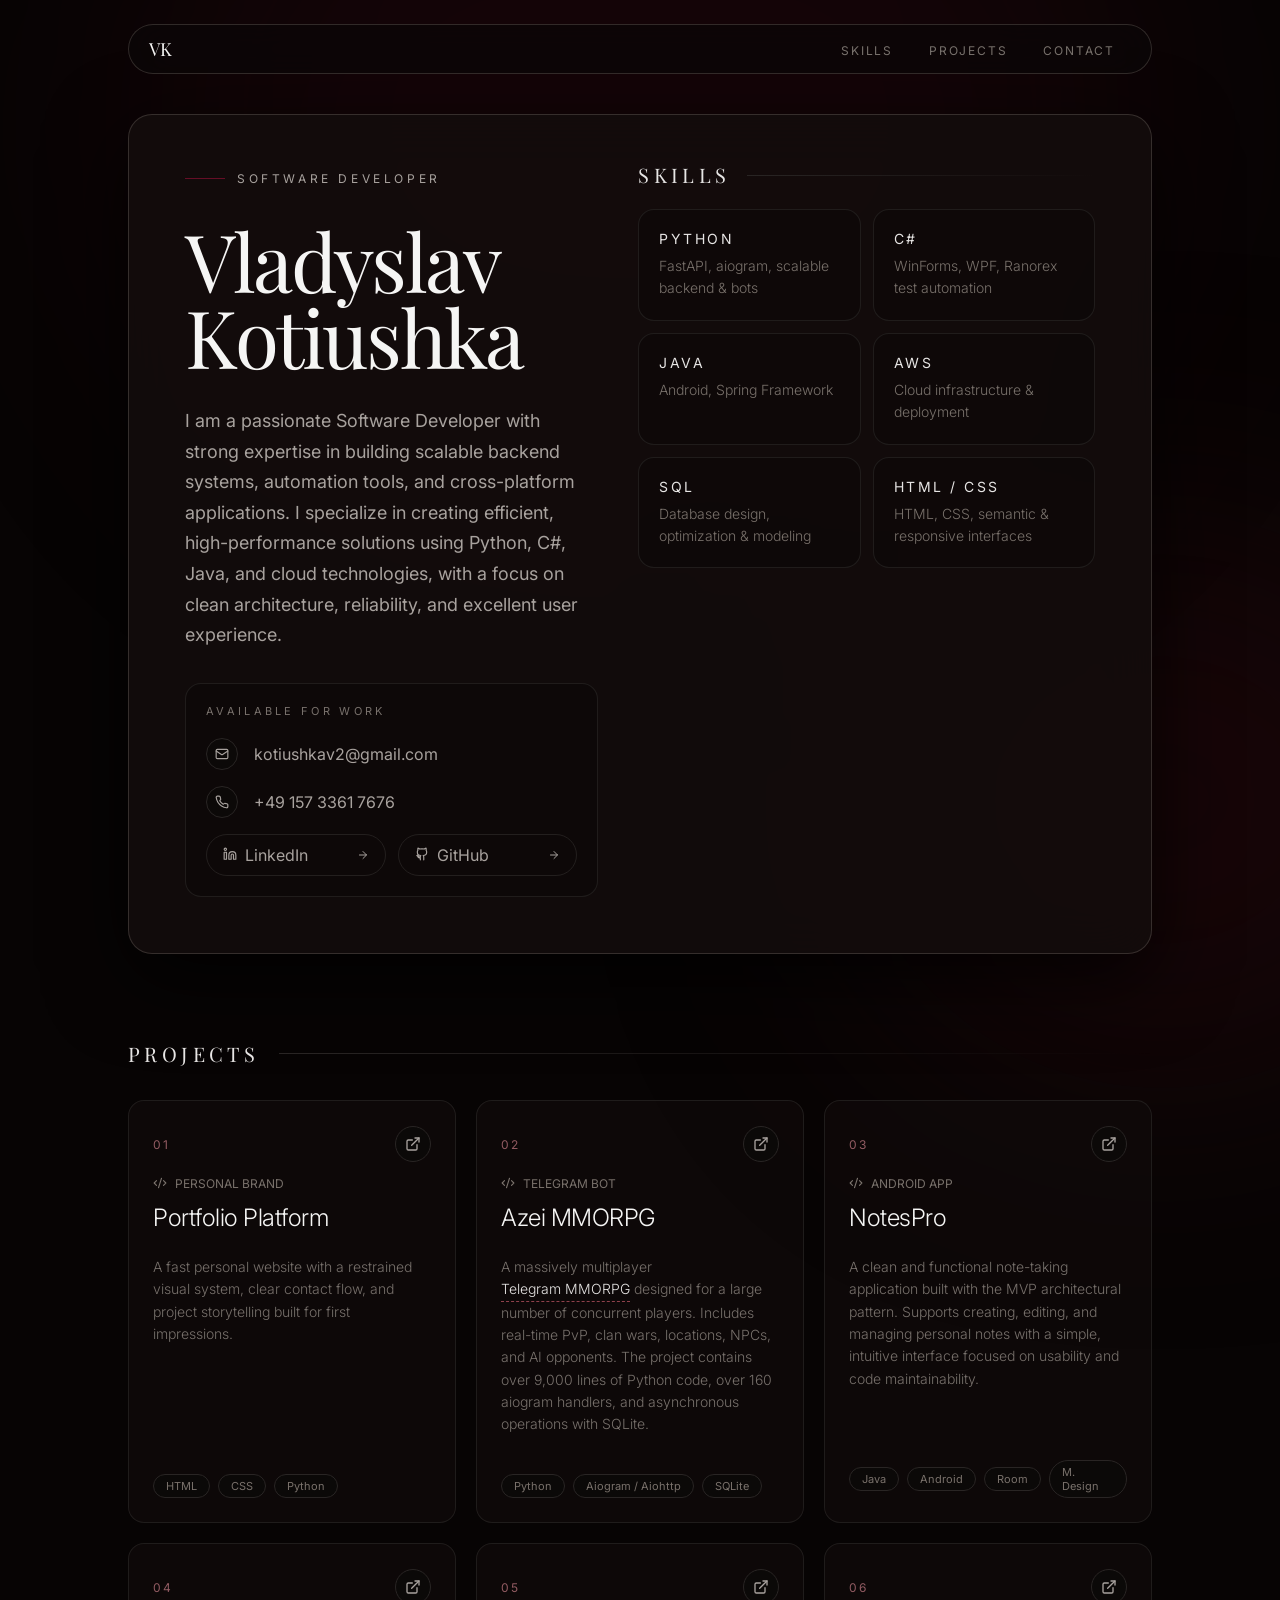
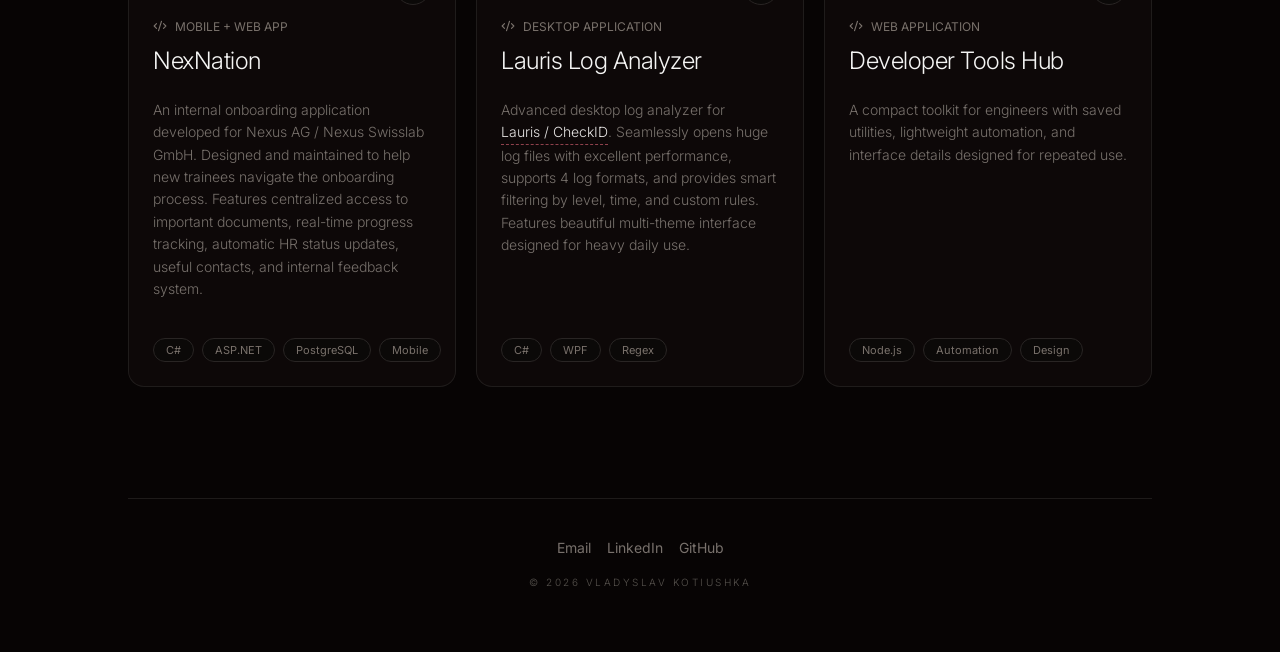
<file: index.html>
<!doctype html>
<html lang="en">
  <head>
    <meta charset="UTF-8" />
    <meta name="viewport" content="width=device-width, initial-scale=1.0" />
    <title>Vladyslav Kotiushka</title>
    <link rel="preconnect" href="https://fonts.gstatic.com" crossorigin />
    <link rel="preconnect" href="https://fonts.googleapis.com" />
    <link
      href="https://fonts.googleapis.com/css2?family=Inter:ital,opsz,wght@0,14..32,100..900;1,14..32,100..900&family=Playfair+Display:ital,wght@0,400..900;1,400..900&display=swap"
      rel="stylesheet"
    />
    <link rel="stylesheet" href="styles.css" />
    <script src="script.js" defer></script>

    <link rel="icon" type="image/svg+xml" href="favicon.svg" />
  </head>

  <body>
    <div class="page">
      <div class="background">
        <div class="glow glow-top"></div>
        <div class="glow glow-bottom"></div>
        <div class="noise"></div>
      </div>

      <header class="header">
        <a class="header__logo" href="#top">VK</a>

        <nav class="header__nav">
          <a href="#skills" class="header__link">skills</a>
          <a href="#projects" class="header__link">projects</a>
          <a href="#contact" class="header__link">contact</a>
        </nav>
      </header>

      <main class="main">
        <section class="hero" id="top">
          <div class="hero__card">
            <div class="hero__intro">
              <div class="hero__position">
                <span class="position__line"></span>
                <p class="position">software developer</p>
              </div>

              <h1 class="hero__title">Vladyslav Kotiushka</h1>
              <p class="hero__description">
                I am a passionate Software Developer with strong expertise in
                building scalable backend systems, automation tools, and
                cross-platform applications. I specialize in creating efficient,
                high-performance solutions using Python, C#, Java, and cloud
                technologies, with a focus on clean architecture, reliability,
                and excellent user experience.
              </p>

              <div class="contact-card" id="contact">
                <p class="card__available-for-work">available for work</p>
                <div class="card__contacts">
                  <a href="mailto:kotiushkav2@gmail.com" class="contact__link">
                    <span class="contact-link__content">
                      <span class="contact-link__icon">
                        <svg
                          width="14"
                          height="14"
                          viewBox="0 0 24 24"
                          fill="none"
                          stroke="currentColor"
                          stroke-width="2"
                          stroke-linecap="round"
                          stroke-linejoin="round"
                        >
                          <rect
                            width="20"
                            height="16"
                            x="2"
                            y="4"
                            rx="2"
                          ></rect>
                          <path
                            d="m22 7-8.97 5.7a1.94 1.94 0 0 1-2.06 0L2 7"
                          ></path>
                        </svg>
                      </span>
                      <span>kotiushkav2@gmail.com</span>
                    </span>
                  </a>

                  <a href="tel:+4915733617676" class="contact__link">
                    <span class="contact-link__content">
                      <span class="contact-link__icon">
                        <svg
                          width="14"
                          height="14"
                          viewBox="0 0 24 24"
                          fill="none"
                          stroke="currentColor"
                          stroke-width="2"
                          stroke-linecap="round"
                          stroke-linejoin="round"
                        >
                          <path
                            d="M22 16.92v3a2 2 0 0 1-2.18 2 19.79 19.79 0 0 1-8.63-3.07 19.5 19.5 0 0 1-6-6A19.79 19.79 0 0 1 2.08 4.18 2 2 0 0 1 4.06 2h3a2 2 0 0 1 2 1.72c.12.9.33 1.77.62 2.6a2 2 0 0 1-.45 2.11L8.09 9.91a16 16 0 0 0 6 6l1.48-1.14a2 2 0 0 1 2.11-.45c.83.29 1.7.5 2.6.62A2 2 0 0 1 22 16.92z"
                          ></path>
                        </svg>
                      </span>
                      <span>+49 157 3361 7676</span>
                    </span>
                  </a>
                </div>

                <div class="card__social">
                  <a
                    href="https://www.linkedin.com/in/vladyslav-kotiushka-b0683431a/"
                    class="social-link"
                  >
                    <span class="social-link__content">
                      <span class="social-link__icon">
                        <svg
                          width="14"
                          height="14"
                          viewBox="0 0 24 24"
                          fill="none"
                          stroke="currentColor"
                          stroke-width="2"
                          stroke-linecap="round"
                          stroke-linejoin="round"
                        >
                          <path
                            d="M16 8a6 6 0 0 1 6 6v7h-4v-7a2 2 0 0 0-4 0v7h-4v-7a6 6 0 0 1 6-6z"
                          ></path>
                          <rect width="4" height="12" x="2" y="9"></rect>
                          <circle cx="4" cy="4" r="2"></circle>
                        </svg>
                      </span>
                      <span>LinkedIn</span>
                    </span>
                    <span class="social-link__arrow">
                      <svg
                        width="12"
                        height="12"
                        viewBox="0 0 24 24"
                        fill="none"
                        stroke="currentColor"
                        stroke-width="2"
                        stroke-linecap="round"
                        stroke-linejoin="round"
                      >
                        <path d="M5 12h14"></path>
                        <path d="m12 5 7 7-7 7"></path>
                      </svg>
                    </span>
                  </a>

                  <a href="https://github.com/kotiushka" class="social-link">
                    <span class="social-link__content">
                      <span class="social-link__icon">
                        <svg
                          width="14"
                          height="14"
                          viewBox="0 0 24 24"
                          fill="none"
                          stroke="currentColor"
                          stroke-width="2"
                          stroke-linecap="round"
                          stroke-linejoin="round"
                        >
                          <path
                            d="M15 22v-4a4.8 4.8 0 0 0-1-3.5c3 0 6-2 6-5.5.08-1.25-.27-2.48-1-3.5.28-1.15.28-2.35 0-3.5 0 0-1 0-3 1.5-2.64-.5-5.36-.5-8 0C6 2 5 2 5 2c-.3 1.15-.3 2.35 0 3.5A5.4 5.4 0 0 0 4 9c0 3.5 3 5.5 6 5.5-.39.49-.68 1.3-.8 2.1-.7.32-2.5.88-3.6-1.02 0 0-.65-1.18-1.9-1.27 0 0-1.2-.02-.08.75 0 0 .8.38 1.35 1.8 0 0 .72 2.2 4.18 1.45V22"
                          ></path>
                        </svg>
                      </span>
                      <span>GitHub</span>
                    </span>
                    <span class="social-link__arrow">
                      <svg
                        width="12"
                        height="12"
                        viewBox="0 0 24 24"
                        fill="none"
                        stroke="currentColor"
                        stroke-width="2"
                        stroke-linecap="round"
                        stroke-linejoin="round"
                      >
                        <path d="M5 12h14"></path>
                        <path d="m12 5 7 7-7 7"></path>
                      </svg>
                    </span>
                  </a>
                </div>
              </div>
            </div>

            <div class="skills" id="skills">
              <div class="skills__header">
                <h2 class="skills__text">skills</h2>
                <span class="skills__line"></span>
              </div>

              <div class="skills__grid">
                <article class="skill-card">
                  <h3 class="skill-card__title">Python</h3>
                  <p class="skill-card__description">
                    FastAPI, aiogram, scalable backend & bots
                  </p>
                </article>
                <article class="skill-card">
                  <h3 class="skill-card__title">C#</h3>
                  <p class="skill-card__description">
                    WinForms, WPF, Ranorex test automation
                  </p>
                </article>
                <article class="skill-card">
                  <h3 class="skill-card__title">Java</h3>
                  <p class="skill-card__description">
                    Android, Spring Framework
                  </p>
                </article>
                <article class="skill-card">
                  <h3 class="skill-card__title">AWS</h3>
                  <p class="skill-card__description">
                    Cloud infrastructure & deployment
                  </p>
                </article>
                <article class="skill-card">
                  <h3 class="skill-card__title">SQL</h3>
                  <p class="skill-card__description">
                    Database design, optimization & modeling
                  </p>
                </article>
                <article class="skill-card">
                  <h3 class="skill-card__title">HTML / CSS</h3>
                  <p class="skill-card__description">
                    HTML, CSS, semantic & responsive interfaces
                  </p>
                </article>
              </div>
            </div>
          </div>
        </section>

        <section class="projects" id="projects">
          <div class="projects__header">
            <h2 class="projects__text">projects</h2>
            <span class="projects__line"></span>
          </div>
          <div class="projects__grid">
            <article class="project">
              <div class="project__header">
                <p class="project__number">01</p>
                <a
                  class="project__link"
                  href="https://github.com/kotiushka/portfolio"
                  target="_blank"
                  aria-label="Open project"
                >
                  <svg
                    width="16"
                    height="16"
                    viewBox="0 0 24 24"
                    fill="none"
                    stroke="currentColor"
                    stroke-width="2"
                    stroke-linecap="round"
                    stroke-linejoin="round"
                  >
                    <path d="M15 3h6v6"></path>
                    <path d="M10 14 21 3"></path>
                    <path
                      d="M18 13v6a2 2 0 0 1-2 2H5a2 2 0 0 1-2-2V8a2 2 0 0 1 2-2h6"
                    ></path>
                  </svg>
                </a>
              </div>
              <p class="project__type">
                <svg
                  width="14"
                  height="14"
                  viewBox="0 0 24 24"
                  fill="none"
                  stroke="currentColor"
                  stroke-width="2"
                  stroke-linecap="round"
                  stroke-linejoin="round"
                >
                  <path d="m18 16 4-4-4-4"></path>
                  <path d="m6 8-4 4 4 4"></path>
                  <path d="m14.5 4-5 16"></path>
                </svg>
                personal brand
              </p>
              <h3 class="project__title">Portfolio Platform</h3>
              <p class="project__description">
                A fast personal website with a restrained visual system, clear
                contact flow, and project storytelling built for first
                impressions.
              </p>
              <div class="project__tools">
                <span class="project__tool">HTML</span>
                <span class="project__tool">CSS</span>
                <span class="project__tool">Python</span>
              </div>
            </article>
            <article class="project">
              <div class="project__header">
                <p class="project__number">02</p>
                <a
                  class="project__link"
                  href="https://github.com/kotiushka/AzeibarjanWarBOT"
                  target="_blank"
                  aria-label="Open project"
                >
                  <svg
                    width="16"
                    height="16"
                    viewBox="0 0 24 24"
                    fill="none"
                    stroke="currentColor"
                    stroke-width="2"
                    stroke-linecap="round"
                    stroke-linejoin="round"
                  >
                    <path d="M15 3h6v6"></path>
                    <path d="M10 14 21 3"></path>
                    <path
                      d="M18 13v6a2 2 0 0 1-2 2H5a2 2 0 0 1-2-2V8a2 2 0 0 1 2-2h6"
                    ></path>
                  </svg>
                </a>
              </div>
              <p class="project__type">
                <svg
                  width="14"
                  height="14"
                  viewBox="0 0 24 24"
                  fill="none"
                  stroke="currentColor"
                  stroke-width="2"
                  stroke-linecap="round"
                  stroke-linejoin="round"
                >
                  <path d="m18 16 4-4-4-4"></path>
                  <path d="m6 8-4 4 4 4"></path>
                  <path d="m14.5 4-5 16"></path>
                </svg>
                telegram bot
              </p>
              <h3 class="project__title">Azei MMORPG</h3>
              <p class="project__description">
                A massively multiplayer
                <span class="tooltip"
                  >Telegram MMORPG
                  <span class="tooltip__content"
                    >This is my biggest personal project. The architecture could
                    be better (separate DB layer, migrations, tests, env
                    config), but it was a great way to learn async Python,
                    Aiogram, SQLite, and game design.</span
                  >
                </span>
                designed for a large number of concurrent players. Includes
                real-time PvP, clan wars, locations, NPCs, and AI opponents. The
                project contains over 9,000 lines of Python code, over 160
                aiogram handlers, and asynchronous operations with SQLite.
              </p>
              <div class="project__tools">
                <span class="project__tool">Python</span>
                <span class="project__tool">Aiogram / Aiohttp</span>
                <span class="project__tool">SQLite</span>
              </div>
            </article>
            <article class="project">
              <div class="project__header">
                <p class="project__number">03</p>
                <a class="project__link" href="#" aria-label="Open project">
                  <svg
                    width="16"
                    height="16"
                    viewBox="0 0 24 24"
                    fill="none"
                    stroke="currentColor"
                    stroke-width="2"
                    stroke-linecap="round"
                    stroke-linejoin="round"
                  >
                    <path d="M15 3h6v6"></path>
                    <path d="M10 14 21 3"></path>
                    <path
                      d="M18 13v6a2 2 0 0 1-2 2H5a2 2 0 0 1-2-2V8a2 2 0 0 1 2-2h6"
                    ></path>
                  </svg>
                </a>
              </div>
              <p class="project__type">
                <svg
                  width="14"
                  height="14"
                  viewBox="0 0 24 24"
                  fill="none"
                  stroke="currentColor"
                  stroke-width="2"
                  stroke-linecap="round"
                  stroke-linejoin="round"
                >
                  <path d="m18 16 4-4-4-4"></path>
                  <path d="m6 8-4 4 4 4"></path>
                  <path d="m14.5 4-5 16"></path>
                </svg>
                android app
              </p>
              <h3 class="project__title">NotesPro</h3>
              <p class="project__description">
                A clean and functional note-taking application built with the
                MVP architectural pattern. Supports creating, editing, and
                managing personal notes with a simple, intuitive interface
                focused on usability and code maintainability.
              </p>
              <div class="project__tools">
                <span class="project__tool">Java</span>
                <span class="project__tool">Android</span>
                <span class="project__tool">Room</span>
                <span class="project__tool">M. Design</span>
              </div>
            </article>
            <article class="project">
              <div class="project__header">
                <p class="project__number">04</p>
                <a
                  class="project__link"
                  href="https://play.google.com/store/apps/details?id=de.nexusag.nexnation.app&hl=de"
                  target="_blank"
                  aria-label="Open project"
                >
                  <svg
                    width="16"
                    height="16"
                    viewBox="0 0 24 24"
                    fill="none"
                    stroke="currentColor"
                    stroke-width="2"
                    stroke-linecap="round"
                    stroke-linejoin="round"
                  >
                    <path d="M15 3h6v6"></path>
                    <path d="M10 14 21 3"></path>
                    <path
                      d="M18 13v6a2 2 0 0 1-2 2H5a2 2 0 0 1-2-2V8a2 2 0 0 1 2-2h6"
                    ></path>
                  </svg>
                </a>
              </div>
              <p class="project__type">
                <svg
                  width="14"
                  height="14"
                  viewBox="0 0 24 24"
                  fill="none"
                  stroke="currentColor"
                  stroke-width="2"
                  stroke-linecap="round"
                  stroke-linejoin="round"
                >
                  <path d="m18 16 4-4-4-4"></path>
                  <path d="m6 8-4 4 4 4"></path>
                  <path d="m14.5 4-5 16"></path>
                </svg>
                MOBILE + WEB APP
              </p>
              <h3 class="project__title">NexNation</h3>
              <p class="project__description">
                An internal onboarding application developed for Nexus AG /
                Nexus Swisslab GmbH. Designed and maintained to help new
                trainees navigate the onboarding process. Features centralized
                access to important documents, real-time progress tracking,
                automatic HR status updates, useful contacts, and internal
                feedback system.
              </p>
              <div class="project__tools">
                <span class="project__tool">C#</span>
                <span class="project__tool">ASP.NET</span>
                <span class="project__tool">PostgreSQL</span>
                <span class="project__tool">Mobile</span>
              </div>
            </article>
            <article class="project">
              <div class="project__header">
                <p class="project__number">05</p>
                <a
                  class="project__link project__link--private"
                  href="#"
                  aria-label="Open project"
                >
                  <svg
                    width="16"
                    height="16"
                    viewBox="0 0 24 24"
                    fill="none"
                    stroke="currentColor"
                    stroke-width="2"
                    stroke-linecap="round"
                    stroke-linejoin="round"
                  >
                    <path d="M15 3h6v6"></path>
                    <path d="M10 14 21 3"></path>
                    <path
                      d="M18 13v6a2 2 0 0 1-2 2H5a2 2 0 0 1-2-2V8a2 2 0 0 1 2-2h6"
                    ></path>
                  </svg>
                </a>
              </div>
              <p class="project__type">
                <svg
                  width="14"
                  height="14"
                  viewBox="0 0 24 24"
                  fill="none"
                  stroke="currentColor"
                  stroke-width="2"
                  stroke-linecap="round"
                  stroke-linejoin="round"
                >
                  <path d="m18 16 4-4-4-4"></path>
                  <path d="m6 8-4 4 4 4"></path>
                  <path d="m14.5 4-5 16"></path>
                </svg>
                desktop application
              </p>
              <h3 class="project__title">Lauris Log Analyzer</h3>
              <p class="project__description">
                Advanced desktop log analyzer for
                <span class="tooltip">
                  Lauris / CheckID
                  <span class="tooltip__content">
                    Laboratory Information System (LIS) developed by Nexus
                    Swisslab GmbH for managing lab data and patient
                    identification.
                  </span></span
                >. Seamlessly opens huge log files with excellent performance,
                supports 4 log formats, and provides smart filtering by level,
                time, and custom rules. Features beautiful multi-theme interface
                designed for heavy daily use.
              </p>
              <div class="project__tools">
                <span class="project__tool">C#</span>
                <span class="project__tool">WPF</span>
                <span class="project__tool">Regex</span>
              </div>
            </article>
            <article class="project">
              <div class="project__header">
                <p class="project__number">06</p>
                <a class="project__link" href="#" aria-label="Open project">
                  <svg
                    width="16"
                    height="16"
                    viewBox="0 0 24 24"
                    fill="none"
                    stroke="currentColor"
                    stroke-width="2"
                    stroke-linecap="round"
                    stroke-linejoin="round"
                  >
                    <path d="M15 3h6v6"></path>
                    <path d="M10 14 21 3"></path>
                    <path
                      d="M18 13v6a2 2 0 0 1-2 2H5a2 2 0 0 1-2-2V8a2 2 0 0 1 2-2h6"
                    ></path>
                  </svg>
                </a>
              </div>
              <p class="project__type">
                <svg
                  width="14"
                  height="14"
                  viewBox="0 0 24 24"
                  fill="none"
                  stroke="currentColor"
                  stroke-width="2"
                  stroke-linecap="round"
                  stroke-linejoin="round"
                >
                  <path d="m18 16 4-4-4-4"></path>
                  <path d="m6 8-4 4 4 4"></path>
                  <path d="m14.5 4-5 16"></path>
                </svg>
                web application
              </p>
              <h3 class="project__title">Developer Tools Hub</h3>
              <p class="project__description">
                A compact toolkit for engineers with saved utilities,
                lightweight automation, and interface details designed for
                repeated use.
              </p>
              <div class="project__tools">
                <span class="project__tool">Node.js</span>
                <span class="project__tool">Automation</span>
                <span class="project__tool">Design</span>
              </div>
            </article>
          </div>
        </section>
        <footer class="footer">
          <div class="footer__links">
            <a href="mailto:kotiushkav2@gmail.com" class="footer__link"
              >Email</a
            >
            <a
              href="https://www.linkedin.com/in/vladyslav-kotiushka-b0683431a/"
              class="footer__link"
              >LinkedIn</a
            >
            <a href="https://github.com/kotiushka" class="footer__link"
              >GitHub</a
            >
          </div>

          <p class="footer__copy">© 2026 Vladyslav Kotiushka</p>
        </footer>
      </main>
    </div>
    <div class="toast" id="toast">
      Oops, I can't show you this code because it was written specifically for
      use by company employees.
    </div>
  </body>
</html>
</file>
<file: styles.css>
* {
  box-sizing: border-box;
}

:root {
  --color-page-bg: #070404;

  --color-card-bg: rgba(17, 11, 11, 0.7);
  --color-card-bg-solid: #171010;
  --color-card-bg-soft: rgba(0, 0, 0, 0.2);
  --color-icon-bg: rgba(12, 10, 9, 0.6);

  --color-text-main: #f5f5f4;
  --color-text-soft: #e7e5e4;
  --color-text-muted: #a8a29e;
  --color-text-dim: #78716c;
  --color-text-dark: #070706;

  --color-border-soft: rgba(41, 37, 36, 0.7);
  --color-border-muted: #292524;
  --color-border-hover: rgba(87, 83, 78, 0.7);

  --color-accent-line: rgba(159, 18, 57, 0.6);
  --color-accent-soft: rgba(136, 19, 55, 0.3);
  --color-accent-number: #ffa1ad8c;
  --color-accent-tooltip: rgba(251, 113, 133, 0.55);

  --color-selection-text: #ffe4e6;

  --shadow-card: 0 25px 80px rgba(0, 0, 0, 0.8);
  --shadow-tooltip: 0 20px 50px rgba(0, 0, 0, 0.65);
}

::selection {
  background: var(--color-accent-soft);
  color: var(--color-selection-text);
}

.hero__title,
.section-title,
.header__logo {
  font-family: "Playfair Display", Georgia, serif;
}

body {
  margin: 0;
  padding: 0;
  font-family: "Inter", Arial, sans-serif;
}

.page {
  padding: 24px;

  min-height: 100vh;
  background: var(--color-page-bg);
  color: #d6d3d1;
  position: relative;
  overflow-x: visible;
}

.glow-top {
  position: fixed;
  top: -28%;
  left: 50%;
  width: 980px;
  height: 760px;
  transform: translateX(-50%);
  background: rgba(75, 8, 23, 0.2);
  border-radius: 999px;
  filter: blur(130px);
  pointer-events: none;
}

.glow-bottom {
  position: fixed;
  right: -15%;
  bottom: -20%;
  width: 620px;
  height: 560px;
  background: rgba(34, 7, 10, 0.6);
  border-radius: 999px;
  filter: blur(120px);
  pointer-events: none;
}

.header {
  display: flex;
  justify-content: space-between;
  align-items: center;

  max-width: 1024px;
  width: 100%;
  margin: 0 auto 40px;

  border: 1px solid rgba(120, 113, 108, 0.35);
  background: rgba(11, 7, 7, 0.75);
  border-radius: 999px;
  padding: 12px 20px;

  backdrop-filter: blur(24px);

  position: sticky;
  top: 16px;
  z-index: 30;
}

.header__logo {
  font-size: 18px;
  color: var(--color-text-main);
  text-decoration: none;
}

.header__link {
  padding: 8px 16px;
  border-radius: 999px;
  color: var(--color-text-dim);
  font-size: 12px;
  text-transform: uppercase;
  letter-spacing: 0.15em;
  text-decoration: none;
  transition: 0.25s ease;
}

.header__link:hover {
  background: rgba(28, 25, 23, 0.7);
  color: var(--color-text-main);
}

.hero {
  min-height: calc(100vh - 120px);
  display: flex;
  align-items: center;
  justify-content: center;
}

.hero__card {
  display: grid;
  grid-template-columns: 0.95fr 1.05fr;
  align-items: start;
  gap: 40px;
  width: 100%;
  position: relative;
  overflow: hidden;

  padding: 56px;
  border-radius: 24px;
  border: 1px solid rgba(120, 113, 108, 0.35);
  background: rgba(19, 13, 13, 0.9);
  box-shadow: var(--shadow-card);
  backdrop-filter: blur(24px);

  max-width: 1024px;
}

.hero__position {
  display: flex;
  align-items: center;
  gap: 12px;
  margin-bottom: 36px;
}

.position__line {
  width: 40px;
  height: 1px;
  background: var(--color-accent-line);
}

.position {
  margin: 0;
  color: var(--color-text-muted);
  font-size: 12px;
  text-transform: uppercase;
  letter-spacing: 0.3em;
}

.hero__title {
  margin: 0px;
  max-width: 520px;
  font-size: clamp(48px, 8vw, 80px);
  line-height: 0.95;
  font-weight: 300;
  letter-spacing: -0.03em;
  color: var(--color-text-main);
}

.hero__description {
  margin: 32px 0 0;
  max-width: 560px;

  color: var(--color-text-muted);
  line-height: 1.7;
  font-size: 18px;
}

.contact-card {
  margin-top: 32px;
  padding: 20px;
  max-width: 420px;

  border: 1px solid var(--color-border-soft);
  border-radius: 16px;
  background: rgba(0, 0, 0, 0.2);

  scroll-margin-top: 120px;
}

.card__available-for-work {
  margin: 0 0 20px;
  color: var(--color-text-dim);
  font-size: 11px;
  letter-spacing: 0.3em;
  text-transform: uppercase;
}

.card__contacts {
  display: flex;
  flex-direction: column;
  gap: 16px;
}

.contact__link {
  display: flex;
  align-items: center;
  gap: 16px;
  color: var(--color-text-muted);
  text-decoration: none;
  transition: transform 0.25s ease;
}

.contact__link:hover {
  color: var(--color-text-main);
}

.contact-link__content {
  display: flex;
  align-items: center;
  gap: 16px;
}

.contact-link__icon {
  width: 32px;
  height: 32px;

  display: flex;
  align-items: center;
  justify-content: center;

  border: 1px solid var(--color-border-muted);
  border-radius: 50%;
  background: var(--color-icon-bg);
}

.card__social {
  display: grid;
  grid-template-columns: repeat(2, 1fr);
  gap: 12px;
  padding-top: 16px;
}

.social-link {
  display: flex;
  align-items: center;
  justify-content: space-between;
  color: var(--color-text-muted);
  text-decoration: none;

  padding: 10px 16px;
  border: 1px solid rgba(41, 37, 36, 0.8);
  border-radius: 999px;
  transition: transform 0.25s ease;
}

.social-link:hover {
  border-color: #57534e;
  background: rgba(28, 25, 23, 0.4);
  color: var(--color-text-main);
}

.social-link__content {
  display: flex;
  align-items: center;
  gap: 8px;
}

.skills {
  transform: translateY(-6px);
}

.skill-card {
  border: 1px solid var(--color-border-soft);
  border-radius: 16px;
  background: rgba(0, 0, 0, 0.2);
  padding: 20px;

  height: 100%;

  transition:
    border-color 0.5s ease,
    background-color 0.5s ease;
}

.skill-card:hover {
  border-color: var(--color-border-hover);
  background: #181111;
}

.skills__header {
  display: flex;
  align-items: center;
  gap: 16px;
  margin-bottom: 24px;
}

.skills__text {
  font-size: 20px;
  text-transform: uppercase;
  margin: 0;
  line-height: 1;
  font-weight: 400;
  letter-spacing: 0.22em;
  color: var(--color-text-soft);
  font-family: "Playfair Display", Georgia, serif;
}

.skills__line {
  height: 1px;
  flex: 1;
  background: linear-gradient(to right, var(--color-border-muted), transparent);
}

.skills__grid {
  display: grid;
  grid-template-columns: repeat(2, 1fr);
  gap: 12px;
}

.skill-card__title {
  margin: 0 0 8px;
  font-weight: 400;
  font-size: 14px;
  color: var(--color-text-soft);
  letter-spacing: 0.18em;
  text-transform: uppercase;
}

.skill-card__description {
  margin: 0;
  color: #79716b;
  font-size: 14px;
  font-weight: 300;
  line-height: 1.6;
}

.projects {
  max-width: 1024px;
  margin: 90px auto 0;
  width: 100%;
  position: relative;
}

.projects__header {
  display: flex;
  align-items: center;

  gap: 20px;
}

.projects__text {
  font-size: 20px;
  text-transform: uppercase;
  margin: 0;
  line-height: 1;
  font-weight: 400;
  letter-spacing: 0.22em;
  color: var(--color-text-soft);
  font-family: "Playfair Display", Georgia, serif;
}

.projects__line {
  height: 1px;
  flex: 1;
  background: linear-gradient(to right, var(--color-border-muted), transparent);
}

.projects__grid {
  margin-top: 36px;
  display: grid;
  grid-template-columns: repeat(3, 1fr);
  gap: 20px;
  margin-bottom: 111px;
}

.project {
  padding: 24px;
  min-height: 100%;
  overflow: hidden;
  display: flex;
  flex-direction: column;
  border: 1px solid var(--color-border-soft);
  border-radius: 16px;

  background: var(--color-card-bg);

  transition:
    color 0.5s ease,
    border-color 0.5s ease,
    transform 1s ease,
    background-color 0.5s ease;
}

.project:hover a {
  color: var(--color-text-soft);
}

.project:hover {
  transform: translateY(-4px);
  background: var(--color-card-bg-solid);
  border-color: var(--color-border-hover);
}

.project__header {
  display: flex;
  align-items: center;
  justify-content: space-between;
}

.project__link {
  width: 36px;
  height: 36px;

  display: flex;
  align-items: center;
  justify-content: center;

  color: var(--color-text-muted);

  border: 1px solid var(--color-border-muted);
  border-radius: 50%;
  background: var(--color-icon-bg);

  text-decoration: none;
  transition:
    color 0.25s ease,
    border-color 0.25s ease;
}

.project__number {
  color: var(--color-accent-number);
  font-size: 12px;
  letter-spacing: 0.2em;
}

.project__type {
  display: flex;
  align-items: center;
  gap: 8px;
  font-size: 12px;
  color: #79716b;
  text-transform: uppercase;
}

.project__title,
.project__description {
  font-weight: 300;
}

.project__title {
  font-family: "Inter", Arial, Helvetica, sans-serif;
  font-size: 24px;
  margin-top: 0;
  letter-spacing: -0.02em;
  color: var(--color-text-main);
}

.project__description {
  font-size: 14px;
  line-height: 1.6;
  color: var(--color-text-dim);
  margin-top: 0;
}

.tooltip {
  position: relative;
  display: inline-flex;
  color: var(--color-text-soft);
  border-bottom: 1px dashed var(--color-accent-tooltip);
}

.tooltip__content {
  position: absolute;
  left: 0;
  bottom: calc(100% + 10px);

  width: 260px;
  max-width: 70vw;
  padding: 12px 14px;

  border: 1px solid var(--color-border-hover);
  border-radius: 14px;
  background: rgba(17, 11, 11, 0.96);

  box-shadow: var(--shadow-tooltip);

  backdrop-filter: blur(18px);

  color: var(--color-text-muted);
  font-size: 12px;
  font-weight: 300;
  line-height: 1.6;

  opacity: 0;
  visibility: hidden;
  transform: translateY(6px);
  transition: 0.25s ease;

  z-index: 50;
}

.tooltip:hover .tooltip__content {
  opacity: 1;
  visibility: visible;
  transform: translateY(0);
}

.project__tools {
  margin-top: auto;
  padding-top: 24px;
  display: flex;
  align-items: center;
  flex-wrap: flex;
  gap: 8px;
}

.project__tool {
  color: #79716b;
  font-size: 11px;
  border: 1px solid var(--color-border-muted);
  border-radius: 50px;
  padding: 4px 12px;
  background: var(--color-icon-bg);
}

.footer {
  max-width: 1024px;
  width: 100%;
  margin: 0 auto;
  padding: 40px 0;
  border-top: 1px solid var(--color-border-soft);
  text-align: center;
}

.footer__links {
  margin-bottom: 20px;

  display: flex;
  align-items: center;
  justify-content: center;
  gap: 16px;
}

.footer__link {
  color: var(--color-text-dim);
  font-size: 14px;
  text-decoration: none;
  transition: color 0.25s ease;
}

.footer__link:hover {
  color: var(--color-text-main);
}

.footer__copy {
  margin: 0;
  color: #57534e;
  font-size: 10px;
  font-weight: 300;
  text-transform: uppercase;
  letter-spacing: 0.25em;
}

.toast {
  position: fixed;
  left: 50%;
  bottom: 48px;
  transform: translateX(-50%) translateY(20px);

  max-width: 420px;
  padding: 14px 18px;

  border: 1px solid var(--color-border-soft);
  border-radius: 14px;
  background: rgba(17, 11, 11, 0.96);
  color: var(--color-text-muted);

  font-size: 14px;
  line-height: 1.5;
  text-align: center;

  opacity: 0;
  visibility: hidden;
  transition: 0.25s ease;
  z-index: 100;
}

.toast--visible {
  opacity: 1;
  visibility: visible;
  transform: translateX(-50%) translateY(0);
}

@media (max-width: 768px) {
  .page {
    padding: 16px;
  }

  .header {
    margin-bottom: 32px;
    padding: 10px 12px;
  }

  .header__link {
    padding: 8px 10px;
    font-size: 10px;
  }

  .hero {
    min-height: auto;
    padding-top: 64px;
  }

  .hero__card {
    grid-template-columns: 1fr;
    padding: 28px;
    gap: 40px;
  }

  .hero__title {
    font-size: 48px;
  }

  .hero__description {
    font-size: 16px;
  }

  .skills {
    transform: none;
  }

  .skills__grid {
    grid-template-columns: 1fr;
  }

  .projects {
    margin-top: 80px;
  }

  .projects__grid {
    grid-template-columns: 1fr;
  }

  .card__social {
    grid-template-columns: 1fr;
  }

  .footer__links {
    flex-wrap: wrap;
  }
}
</file>
